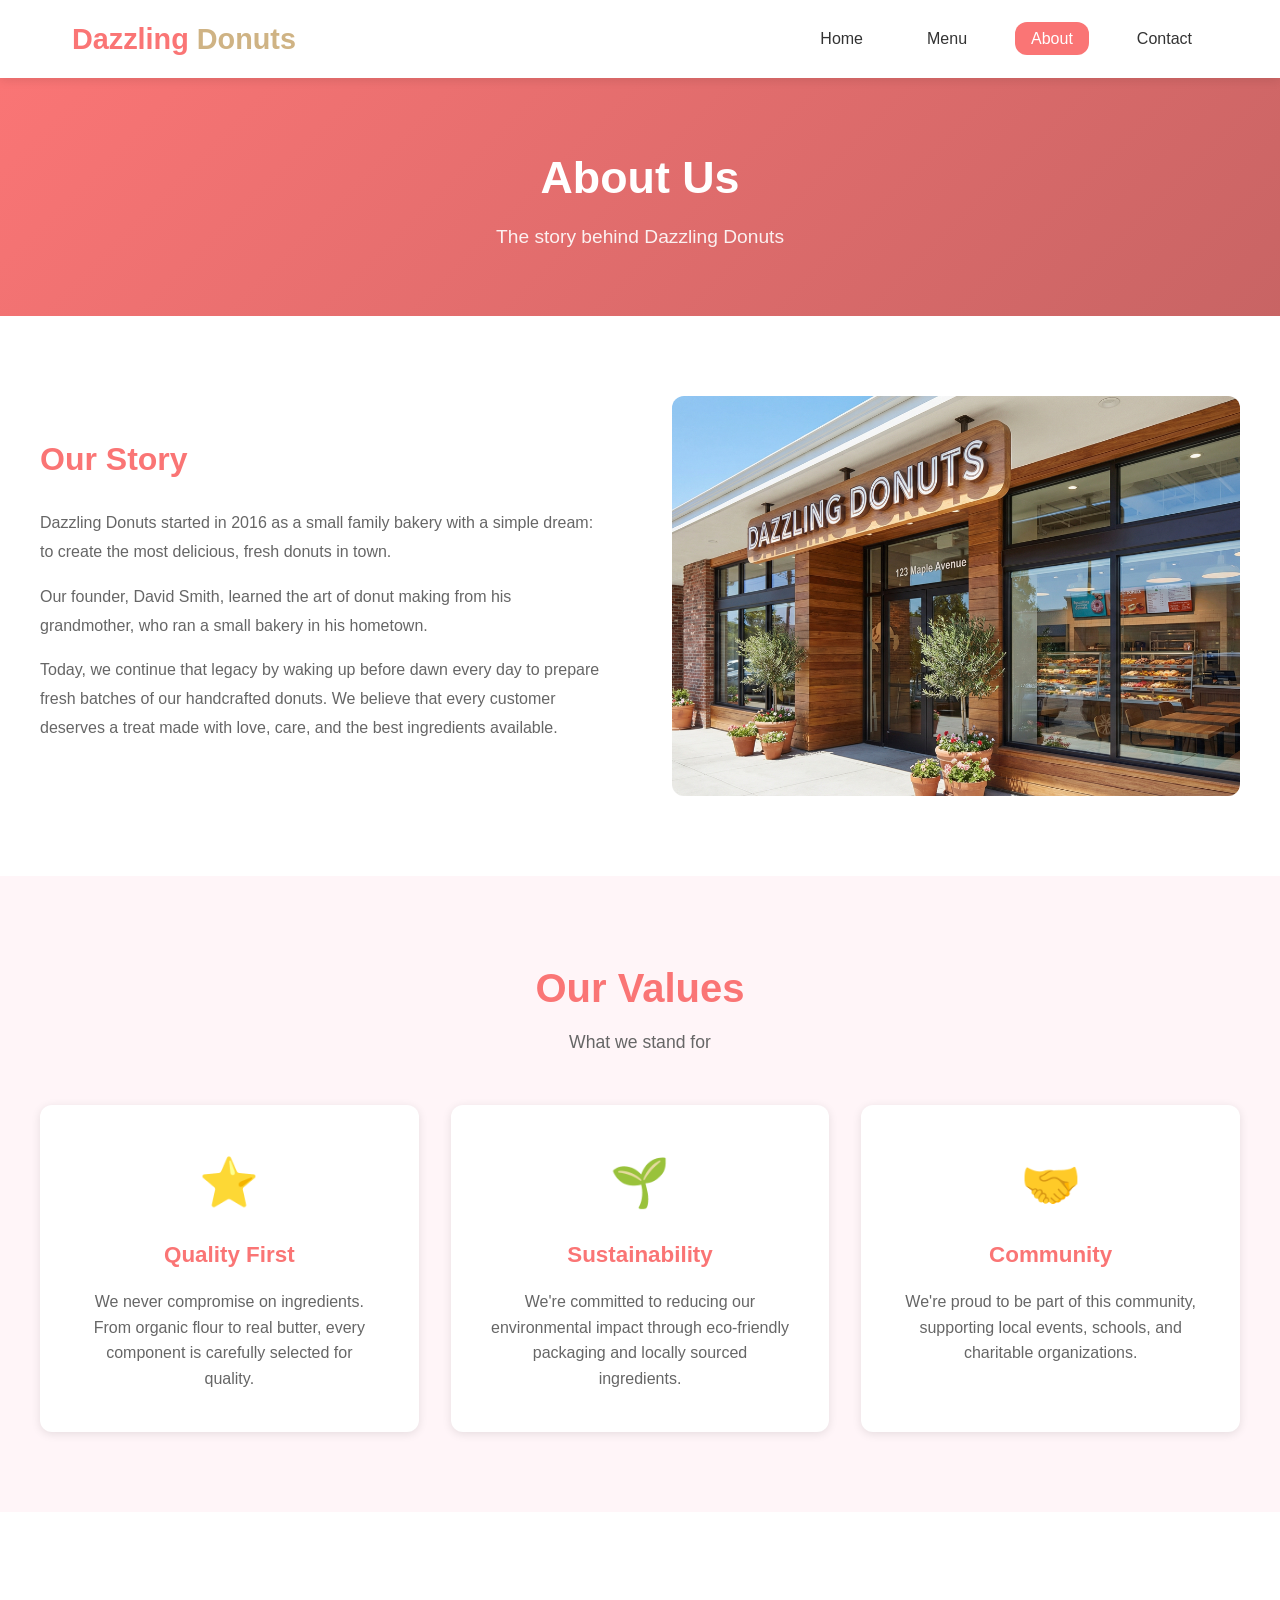
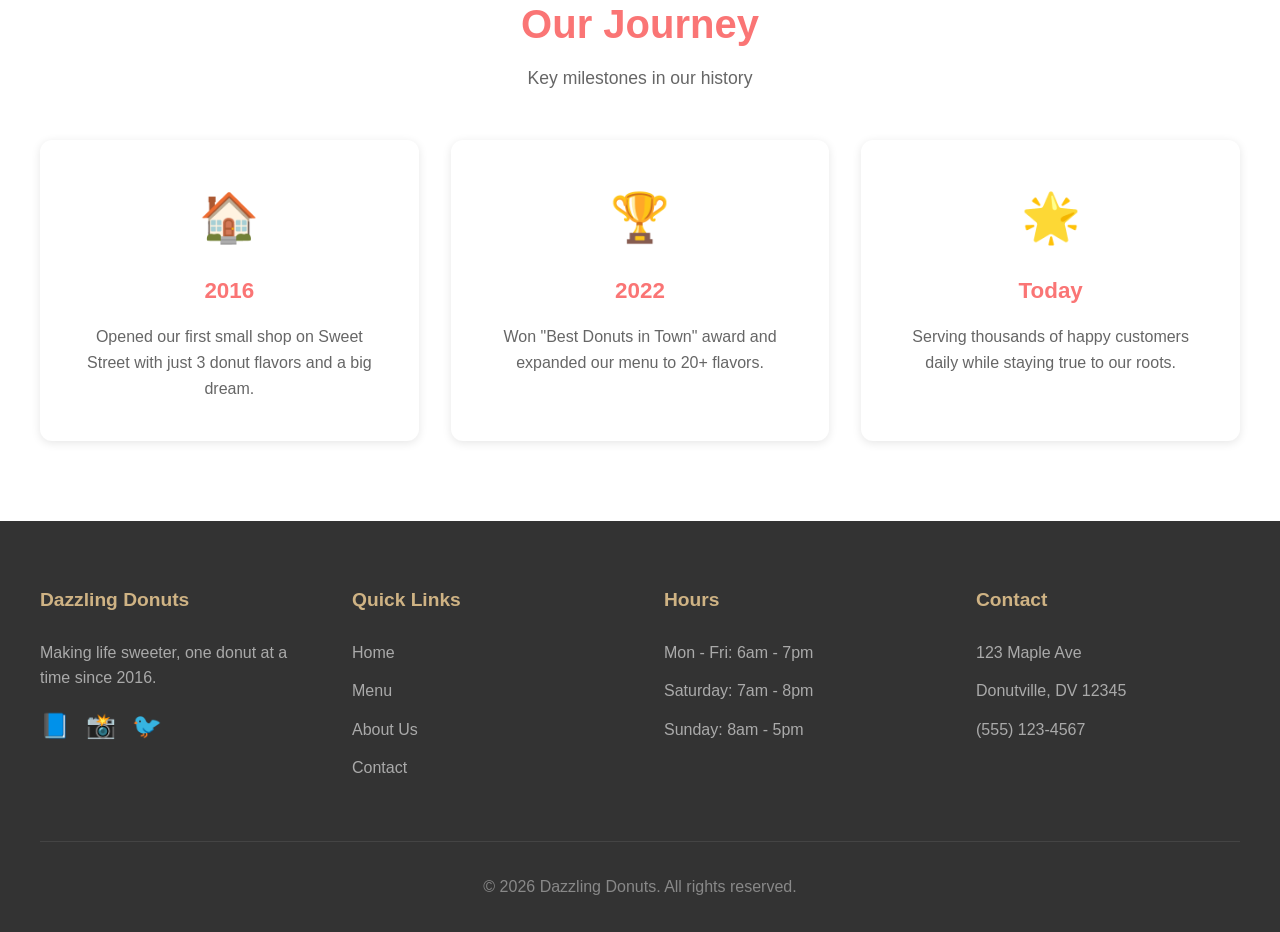
<file: about.html>
<!DOCTYPE html>
<html lang="en">
<head>
  <meta charset="UTF-8">
  <meta name="viewport" content="width=device-width, initial-scale=1.0">
  <meta name="description" content="Learn about Dazzling Donuts - our story, our mission, and the team behind your favorite donuts.">
  <title>About Us | Dazzling Donuts</title>
  <link rel="stylesheet" href="styles.css">
</head>
<body>
  <!-- Navigation -->
  <nav class="navbar">
    <div class="nav-container">
      <a href="index.html" class="logo">Dazzling <span>Donuts</span></a>
      <ul class="nav-links">
        <li><a href="index.html">Home</a></li>
        <li><a href="menu.html">Menu</a></li>
        <li><a href="about.html" class="active">About</a></li>
        <li><a href="contact.html">Contact</a></li>
      </ul>
      <div class="mobile-menu-btn" onclick="toggleMenu()">
        <span></span>
        <span></span>
        <span></span>
      </div>
    </div>
  </nav>

  <!-- Page Header -->
  <section class="page-header">
    <h1>About Us</h1>
    <p>The story behind Dazzling Donuts</p>
  </section>

  <!-- Our Story -->
  <section class="section">
    <div class="container">
      <div class="about-content">
        <div class="about-text">
          <h2>Our Story</h2>
          <p>Dazzling Donuts started in 2016 as a small family bakery with a simple dream: to create the most delicious, fresh donuts in town.</p> 
          <p>Our founder, David Smith, learned the art of donut making from his grandmother, who ran a small bakery in his hometown.</p>
          <p>Today, we continue that legacy by waking up before dawn every day to prepare fresh batches of our handcrafted donuts. We believe that every customer deserves a treat made with love, care, and the best ingredients available.</p>
        </div>
        <div class="about-image">
          <img src="img/new_about_donuts.png" alt="Exterior of Dazzling Donuts">
        </div>
      </div>
    </div>
  </section>

  <!-- Our Values -->
  <section class="section section-light">
    <div class="container">
      <div class="section-title">
        <h2>Our Values</h2>
        <p>What we stand for</p>
      </div>
      <div class="features-grid">
        <div class="feature-card">
          <div class="feature-icon">⭐</div>
          <h3>Quality First</h3>
          <p>We never compromise on ingredients. From organic flour to real butter, every component is carefully selected for quality.</p>
        </div>
        <div class="feature-card">
          <div class="feature-icon">🌱</div>
          <h3>Sustainability</h3>
          <p>We're committed to reducing our environmental impact through eco-friendly packaging and locally sourced ingredients.</p>
        </div>
        <div class="feature-card">
          <div class="feature-icon">🤝</div>
          <h3>Community</h3>
          <p>We're proud to be part of this community, supporting local events, schools, and charitable organizations.</p>
        </div>
      </div>
    </div>
  </section>


  <!-- Milestones -->
  <section class="section">
    <div class="container">
      <div class="section-title">
        <h2>Our Journey</h2>
        <p>Key milestones in our history</p>
      </div>
      <div class="features-grid">
        <div class="feature-card">
          <div class="feature-icon">🏠</div>
          <h3>2016</h3>
          <p>Opened our first small shop on Sweet Street with just 3 donut flavors and a big dream.</p>
        </div>
        <div class="feature-card">
          <div class="feature-icon">🏆</div>
          <h3>2022</h3>
          <p>Won "Best Donuts in Town" award and expanded our menu to 20+ flavors.</p>
        </div>
        <div class="feature-card">
          <div class="feature-icon">🌟</div>
          <h3>Today</h3>
          <p>Serving thousands of happy customers daily while staying true to our roots.</p>
        </div>
      </div>
    </div>
  </section>

  <!-- Footer -->
  <footer class="footer">
    <div class="footer-content">
      <div class="footer-section">
        <h3>Dazzling Donuts</h3>
        <p>Making life sweeter, one donut at a time since 2016.</p>
        <div class="social-links">
          <a href="#">📘</a>
          <a href="#">📸</a>
          <a href="#">🐦</a>
        </div>
      </div>
      <div class="footer-section">
        <h3>Quick Links</h3>
        <a href="index.html">Home</a>
        <a href="menu.html">Menu</a>
        <a href="about.html">About Us</a>
        <a href="contact.html">Contact</a>
      </div>
      <div class="footer-section">
        <h3>Hours</h3>
        <p>Mon - Fri: 6am - 7pm</p>
        <p>Saturday: 7am - 8pm</p>
        <p>Sunday: 8am - 5pm</p>
      </div>
      <div class="footer-section">
        <h3>Contact</h3>
        <p>123 Maple Ave</p>
        <p>Donutville, DV 12345</p>
        <p>(555) 123-4567</p>
      </div>
    </div>
    <div class="footer-bottom">
      <p>&copy; 2026 Dazzling Donuts. All rights reserved.</p>
    </div>
  </footer>

  <script>
    function toggleMenu() {
      document.querySelector('.nav-links').classList.toggle('active');
    }
  </script>
</body>
</html>
</file>
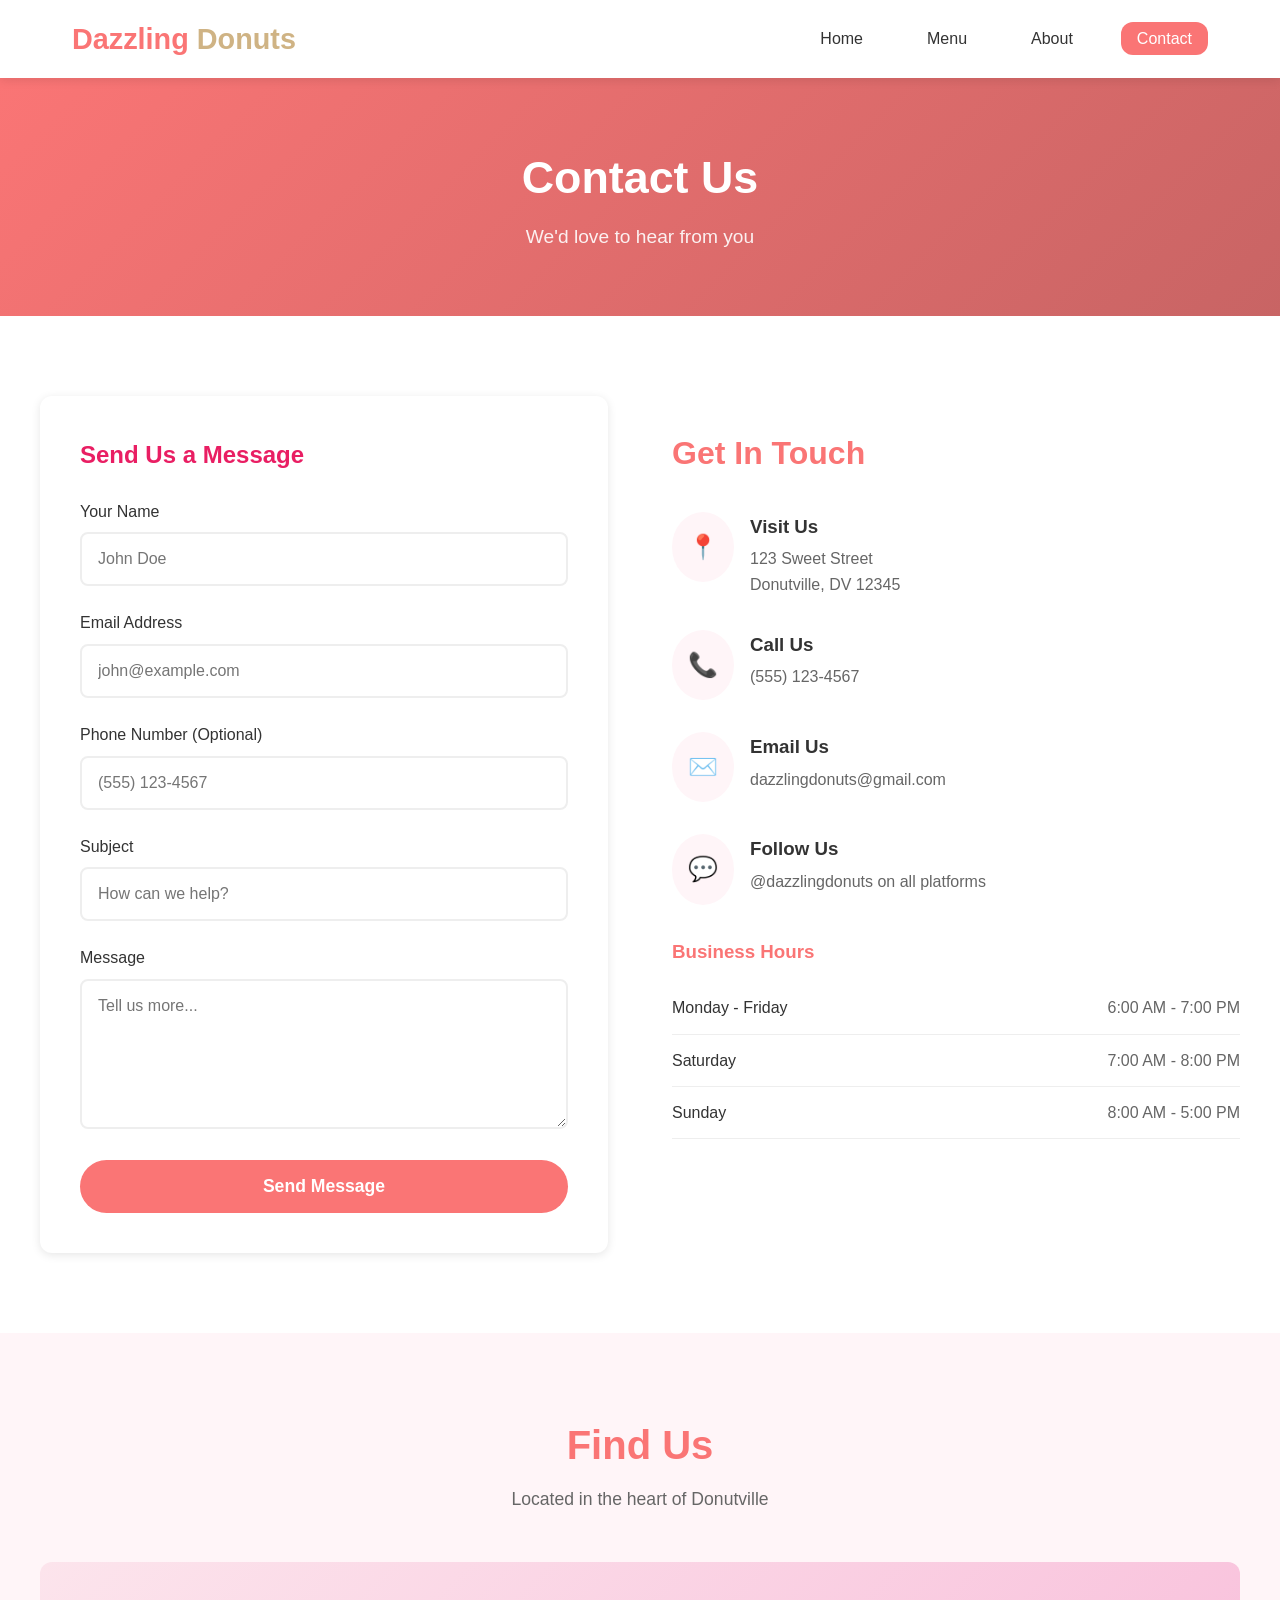
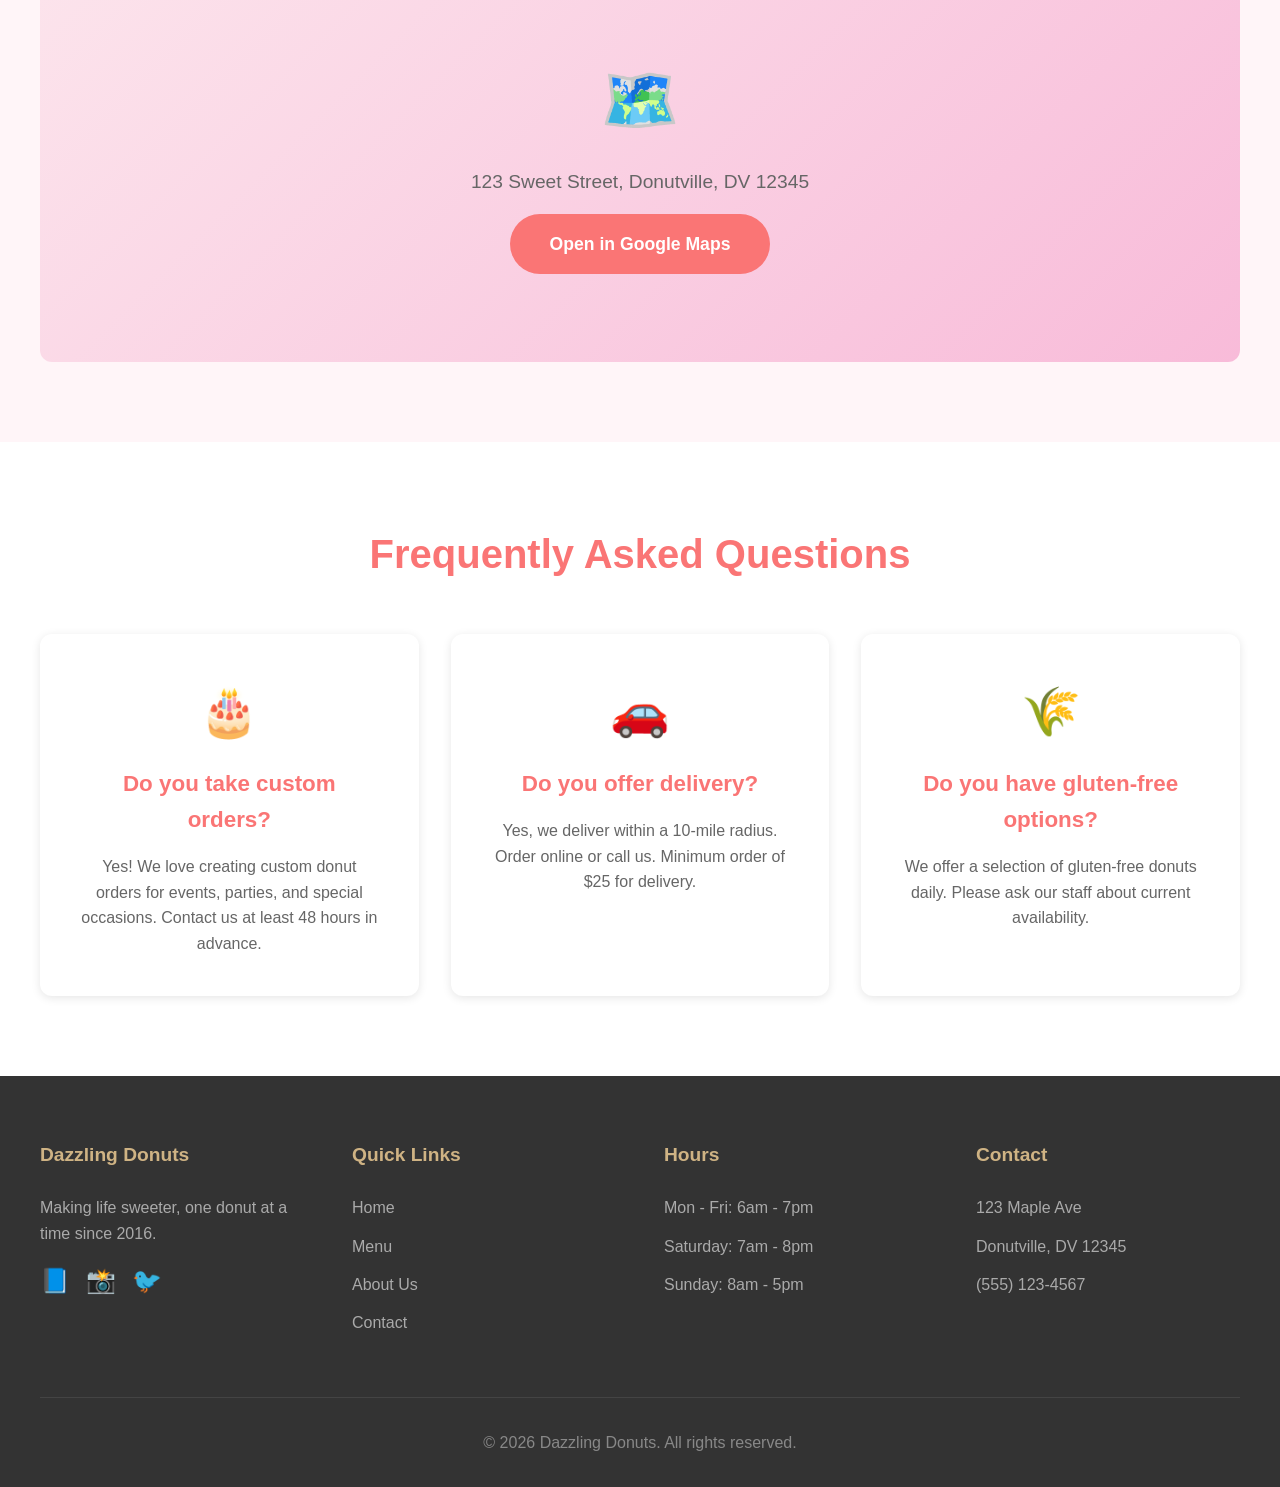
<file: contact.html>
<!DOCTYPE html>
<html lang="en">
<head>
  <meta charset="UTF-8">
  <meta name="viewport" content="width=device-width, initial-scale=1.0">
  <meta name="description" content="Contact Dazzling Donuts - Find our location, hours, and get in touch with us.">
  <title>Contact Us | Dazzling Donuts</title>
  <link rel="stylesheet" href="styles.css">
</head>
<body>
  <!-- Navigation -->
  <nav class="navbar">
    <div class="nav-container">
      <a href="index.html" class="logo">Dazzling <span>Donuts</span></a>
      <ul class="nav-links">
        <li><a href="index.html">Home</a></li>
        <li><a href="menu.html">Menu</a></li>
        <li><a href="about.html">About</a></li>
        <li><a href="contact.html" class="active">Contact</a></li>
      </ul>
      <div class="mobile-menu-btn" onclick="toggleMenu()">
        <span></span>
        <span></span>
        <span></span>
      </div>
    </div>
  </nav>

  <!-- Page Header -->
  <section class="page-header">
    <h1>Contact Us</h1>
    <p>We'd love to hear from you</p>
  </section>

  <!-- Contact Section -->
  <section class="section">
    <div class="container">
      <div class="contact-grid">
        <!-- Contact Form -->
        <div class="contact-form">
          <h2 style="color: #e91e63; margin-bottom: 1.5rem;">Send Us a Message</h2>
          <form action="#" method="POST">
            <div class="form-group">
              <label for="name">Your Name</label>
              <input type="text" id="name" name="name" placeholder="John Doe" required>
            </div>
            <div class="form-group">
              <label for="email">Email Address</label>
              <input type="email" id="email" name="email" placeholder="john@example.com" required>
            </div>
            <div class="form-group">
              <label for="phone">Phone Number (Optional)</label>
              <input type="tel" id="phone" name="phone" placeholder="(555) 123-4567">
            </div>
            <div class="form-group">
              <label for="subject">Subject</label>
              <input type="text" id="subject" name="subject" placeholder="How can we help?" required>
            </div>
            <div class="form-group">
              <label for="message">Message</label>
              <textarea id="message" name="message" placeholder="Tell us more..." required></textarea>
            </div>
            <button type="submit" class="btn btn-primary" style="width: 100%;">Send Message</button>
          </form>
        </div>

        <!-- Contact Info -->
        <div class="contact-info">
          <h2>Get In Touch</h2>

          <div class="info-item">
            <div class="info-icon">📍</div>
            <div>
              <h3>Visit Us</h3>
              <p>123 Sweet Street<br>Donutville, DV 12345</p>
            </div>
          </div>

          <div class="info-item">
            <div class="info-icon">📞</div>
            <div>
              <h3>Call Us</h3>
              <p>(555) 123-4567</p>
            </div>
          </div>

          <div class="info-item">
            <div class="info-icon">✉️</div>
            <div>
              <h3>Email Us</h3>
              <p>dazzlingdonuts@gmail.com</p>
            </div>
          </div>

          <div class="info-item">
            <div class="info-icon">💬</div>
            <div>
              <h3>Follow Us</h3>
              <p>@dazzlingdonuts on all platforms</p>
            </div>
          </div>

          <div class="hours-table">
            <h3>Business Hours</h3>
            <table>
              <tr>
                <td>Monday - Friday</td>
                <td>6:00 AM - 7:00 PM</td>
              </tr>
              <tr>
                <td>Saturday</td>
                <td>7:00 AM - 8:00 PM</td>
              </tr>
              <tr>
                <td>Sunday</td>
                <td>8:00 AM - 5:00 PM</td>
              </tr>
            </table>
          </div>
        </div>
      </div>
    </div>
  </section>

  <!-- Map Placeholder -->
  <section class="section section-light">
    <div class="container">
      <div class="section-title">
        <h2>Find Us</h2>
        <p>Located in the heart of Donutville</p>
      </div>
      <div style="background: linear-gradient(135deg, #fce4ec, #f8bbd9); border-radius: 12px; height: 400px; display: flex; align-items: center; justify-content: center; flex-direction: column; gap: 1rem;">
        <span style="font-size: 4rem;">🗺️</span>
        <p style="color: #666; font-size: 1.2rem;">123 Sweet Street, Donutville, DV 12345</p>
        <a href="https://maps.google.com" target="_blank" class="btn btn-primary">Open in Google Maps</a>
      </div>
    </div>
  </section>

  <!-- FAQ Section -->
  <section class="section">
    <div class="container">
      <div class="section-title">
        <h2>Frequently Asked Questions</h2>
      </div>
      <div class="features-grid">
        <div class="feature-card">
          <div class="feature-icon">🎂</div>
          <h3>Do you take custom orders?</h3>
          <p>Yes! We love creating custom donut orders for events, parties, and special occasions. Contact us at least 48 hours in advance.</p>
        </div>
        <div class="feature-card">
          <div class="feature-icon">🚗</div>
          <h3>Do you offer delivery?</h3>
          <p>Yes, we deliver within a 10-mile radius. Order online or call us. Minimum order of $25 for delivery.</p>
        </div>
        <div class="feature-card">
          <div class="feature-icon">🌾</div>
          <h3>Do you have gluten-free options?</h3>
          <p>We offer a selection of gluten-free donuts daily. Please ask our staff about current availability.</p>
        </div>
      </div>
    </div>
  </section>

  <!-- Footer -->
  <footer class="footer">
    <div class="footer-content">
      <div class="footer-section">
        <h3>Dazzling Donuts</h3>
        <p>Making life sweeter, one donut at a time since 2016.</p>
        <div class="social-links">
          <a href="#">📘</a>
          <a href="#">📸</a>
          <a href="#">🐦</a>
        </div>
      </div>
      <div class="footer-section">
        <h3>Quick Links</h3>
        <a href="index.html">Home</a>
        <a href="menu.html">Menu</a>
        <a href="about.html">About Us</a>
        <a href="contact.html">Contact</a>
      </div>
      <div class="footer-section">
        <h3>Hours</h3>
        <p>Mon - Fri: 6am - 7pm</p>
        <p>Saturday: 7am - 8pm</p>
        <p>Sunday: 8am - 5pm</p>
      </div>
      <div class="footer-section">
        <h3>Contact</h3>
        <p>123 Maple Ave</p>
        <p>Donutville, DV 12345</p>
        <p>(555) 123-4567</p>
      </div>
    </div>
    <div class="footer-bottom">
      <p>&copy; 2026 Dazzling Donuts. All rights reserved.</p>
    </div>
  </footer>

  <script>
    function toggleMenu() {
      document.querySelector('.nav-links').classList.toggle('active');
    }
  </script>
</body>
</html>
</file>
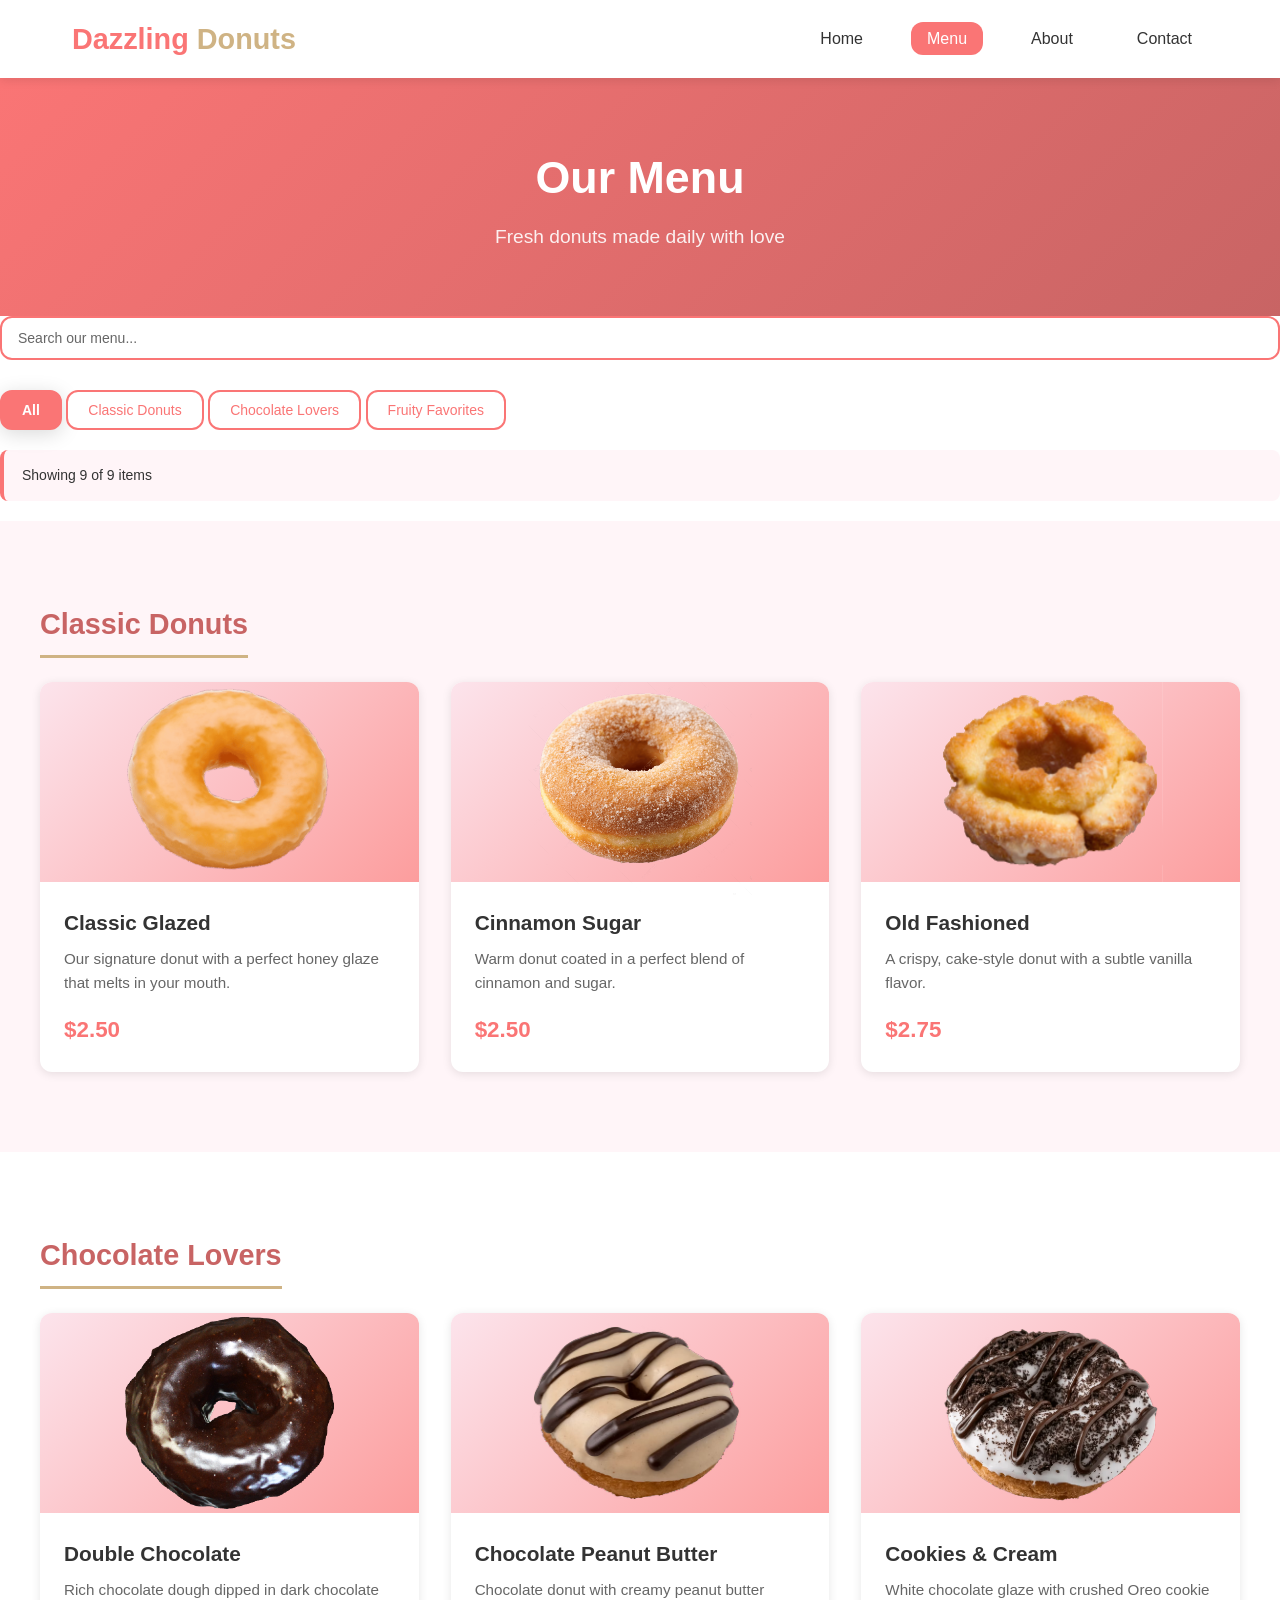
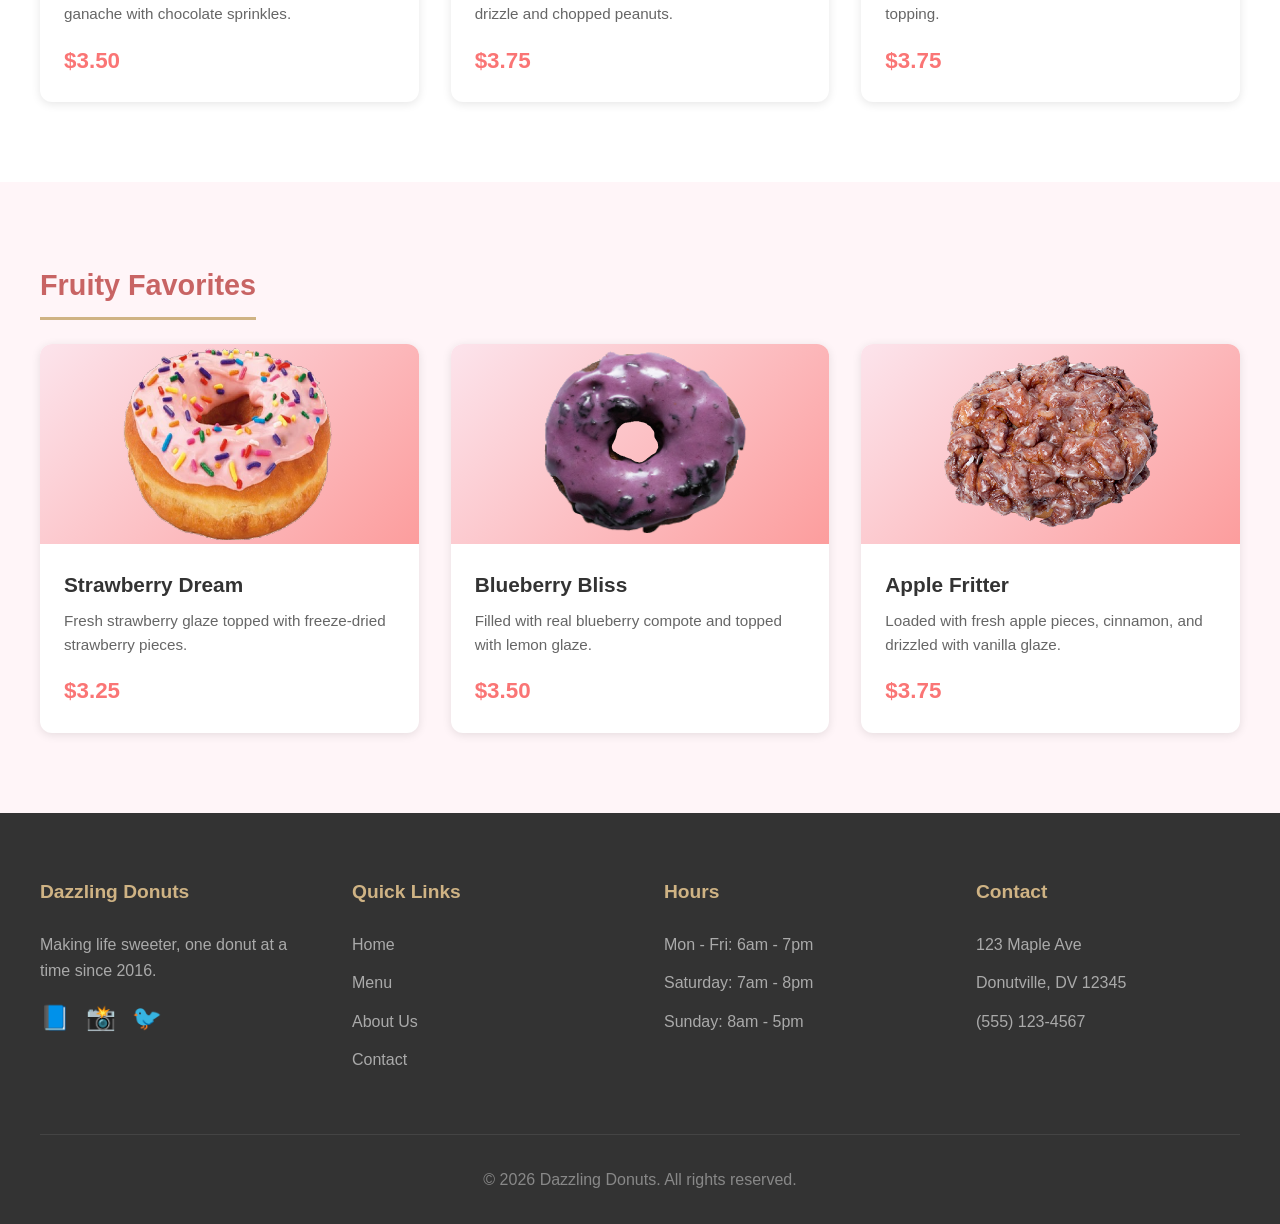
<file: menu.html>
<!DOCTYPE html>
<html lang="en">
<head>
  <meta charset="UTF-8">
  <meta name="viewport" content="width=device-width, initial-scale=1.0">
  <meta name="description" content="Explore our delicious menu of fresh, handcrafted donuts at Dazzling Donuts.">
  <title>Menu | Dazzling Donuts</title>
  <link rel="stylesheet" href="styles.css">
</head>
<body>
  <!-- Navigation -->
  <nav class="navbar">
    <div class="nav-container">
      <a href="index.html" class="logo">Dazzling <span>Donuts</span></a>
      <ul class="nav-links">
        <li><a href="index.html">Home</a></li>
        <li><a href="menu.html" class="active">Menu</a></li>
        <li><a href="about.html">About</a></li>
        <li><a href="contact.html">Contact</a></li>
      </ul>
      <div class="mobile-menu-btn" onclick="toggleMenu()">
        <span></span>
        <span></span>
        <span></span>
      </div>
    </div>
  </nav>

  <!-- Page Header -->
  <section class="page-header">
    <h1>Our Menu</h1>
    <p>Fresh donuts made daily with love</p>
  </section>

  <!-- Search Bar -->
  <div class="search-bar-container">
    <input type="search" id="search-input" class="search-input" placeholder="Search our menu..." aria-label="Search our menu">
  </div>

  <!-- Filter Buttons -->
  <div class="filter-section">
    <button type="button" id="filter-all" class="filter-btn is-active" data-category="all" aria-pressed="true" aria-label="Show all menu items">All</button>
    <button type="button" id="filter-classic" class="filter-btn" data-category="classic" aria-pressed="false" aria-label="Show classic donuts">Classic Donuts</button>
    <button type="button" id="filter-chocolate" class="filter-btn" data-category="chocolate" aria-pressed="false" aria-label="Show chocolate lovers donuts">Chocolate Lovers</button>
    <button type="button" id="filter-fruity" class="filter-btn" data-category="fruity" aria-pressed="false" aria-label="Show fruity favorites donuts">Fruity Favorites</button>
  </div>

  <!-- Result count display with accessibility -->
  <div class="result-count" id="result-count" aria-live="polite" aria-atomic="true">
    Showing <span id="visible-count">0</span> of <span id="total-count">0</span> items
  </div>

  <!-- No results message -->
  <div class="no-results" id="no-results" role="status" aria-live="assertive">
    <h3>No results found</h3>
    <p>Try adjusting your search or filter selections.</p>
  </div>

  <!-- Classic Donuts -->
  <section class="section section-light">
    <div class="container">
      <div class="menu-category">
        <h2 class="category-title">Classic Donuts</h2>
        <div class="menu-grid">
          <div class="menu-item" data-category="classic">
            <div class="menu-image"><img src="img/glazed.png" alt="Classic Glazed Donut"></div>
            <div class="menu-content">
              <h3>Classic Glazed</h3>
              <p>Our signature donut with a perfect honey glaze that melts in your mouth.</p>
              <span class="menu-price">$2.50</span>
            </div>
          </div>
          <div class="menu-item" data-category="classic">
            <div class="menu-image"><img src="img/cinnamon-sugar.png" alt="Cinnamon Sugar Donut"></div>
            <div class="menu-content">
              <h3>Cinnamon Sugar</h3>
              <p>Warm donut coated in a perfect blend of cinnamon and sugar.</p>
              <span class="menu-price">$2.50</span>
            </div>
          </div>
          <div class="menu-item" data-category="classic">
            <div class="menu-image"><img src="img/old-fashioned.png" alt="Old Fashioned Donut"></div>
            <div class="menu-content">
              <h3>Old Fashioned</h3>
              <p>A crispy, cake-style donut with a subtle vanilla flavor.</p>
              <span class="menu-price">$2.75</span>
            </div>
          </div>
        </div>
      </div>
    </section>

      <!-- Chocolate Lovers -->
    <section class="section">
      <div class="container">
        <div class="menu-category">
          <h2 class="category-title">Chocolate Lovers</h2>
          <div class="menu-grid">
            <div class="menu-item" data-category="chocolate">
              <div class="menu-image"><img src="img/double-chocolate.png" alt="Double Chocolate Donut"></div>
              <div class="menu-content">
                <h3>Double Chocolate</h3>
                <p>Rich chocolate dough dipped in dark chocolate ganache with chocolate sprinkles.</p>
                <span class="menu-price">$3.50</span>
              </div>
            </div>
            <div class="menu-item" data-category="chocolate">
              <div class="menu-image"><img src="img/chocolate-pb.png" alt="Chocolate Peanut Butter Donut"></div>
              <div class="menu-content">
                <h3>Chocolate Peanut Butter</h3>
                <p>Chocolate donut with creamy peanut butter drizzle and chopped peanuts.</p>
                <span class="menu-price">$3.75</span>
              </div>
            </div>
            <div class="menu-item" data-category="chocolate">
              <div class="menu-image"><img src="img/cookies-cream.png" alt="Cookies and Cream Donut"></div>
              <div class="menu-content">
                <h3>Cookies & Cream</h3>
                <p>White chocolate glaze with crushed Oreo cookie topping.</p>
                <span class="menu-price">$3.75</span>
              </div>
            </div>
          </div>
        </div>
      </div>
    </section>

      <!-- Fruity Favorites -->
      <section class="section section-light">
        <div class="container">
        <div class="menu-category">
          <h2 class="category-title">Fruity Favorites</h2>
          <div class="menu-grid">
            <div class="menu-item" data-category="fruity">
              <div class="menu-image"><img src="img/strawberry-dream.png" alt="Strawberry Dream Donut"></div>
              <div class="menu-content">
                <h3>Strawberry Dream</h3>
                <p>Fresh strawberry glaze topped with freeze-dried strawberry pieces.</p>
                <span class="menu-price">$3.25</span>
              </div>
            </div>
            <div class="menu-item" data-category="fruity">
              <div class="menu-image"><img src="img/blueberry.png" alt="Blueberry Bliss Donut"></div>
              <div class="menu-content">
                <h3>Blueberry Bliss</h3>
                <p>Filled with real blueberry compote and topped with lemon glaze.</p>
                <span class="menu-price">$3.50</span>
              </div>
            </div>
            <div class="menu-item" data-category="fruity">
              <div class="menu-image"><img src="img/apple-fritter.png" alt="Apple Fritter"></div>
              <div class="menu-content">
                <h3>Apple Fritter</h3>
                <p>Loaded with fresh apple pieces, cinnamon, and drizzled with vanilla glaze.</p>
                <span class="menu-price">$3.75</span>
              </div>
            </div>
          </div>
      </div>
    </div>
  </section>


  <!-- Footer -->
  <footer class="footer">
    <div class="footer-content">
      <div class="footer-section">
        <h3>Dazzling Donuts</h3>
        <p>Making life sweeter, one donut at a time since 2016.</p>
        <div class="social-links">
          <a href="#">📘</a>
          <a href="#">📸</a>
          <a href="#">🐦</a>
        </div>
      </div>
      <div class="footer-section">
        <h3>Quick Links</h3>
        <a href="index.html">Home</a>
        <a href="menu.html">Menu</a>
        <a href="about.html">About Us</a>
        <a href="contact.html">Contact</a>
      </div>
      <div class="footer-section">
        <h3>Hours</h3>
        <p>Mon - Fri: 6am - 7pm</p>
        <p>Saturday: 7am - 8pm</p>
        <p>Sunday: 8am - 5pm</p>
      </div>
      <div class="footer-section">
        <h3>Contact</h3>
        <p>123 Maple Ave</p>
        <p>Donutville, DV 12345</p>
        <p>(555) 123-4567</p>
      </div>
    </div>
    <div class="footer-bottom">
      <p>&copy; 2026 Dazzling Donuts. All rights reserved.</p>
    </div>
  </footer>

  <script>
    function toggleMenu() {
      document.querySelector('.nav-links').classList.toggle('active');
    }
  </script>
  <script src="js/filter-search-integration.js"></script>
</body>
</html>
</file>
<file: styles.css>
/* Dazzling Donuts - Modern Responsive Styles */

/* CSS Variables */
:root {
  --primary-color: #FA7575;
  --primary-dark: #C76161fa;
  --secondary-color: #CFB384;
  --text-dark: #333;
  --text-light: #666;
  --bg-light: #fff5f8;
  --white: #ffffff;
  --shadow: 0 2px 10px rgba(0, 0, 0, 0.1);
  --shadow-hover: 0 4px 20px rgba(0, 0, 0, 0.15);
  --border-radius: 12px;
  --transition: all 0.3s ease;
}

/* Reset & Base */
* {
  margin: 0;
  padding: 0;
  box-sizing: border-box;
}

html {
  scroll-behavior: smooth;
}

body {
  font-family: 'Segoe UI', Tahoma, Geneva, Verdana, sans-serif;
  line-height: 1.6;
  color: var(--text-dark);
  background-color: var(--white);
}

a {
  text-decoration: none;
  color: inherit;
}

ul {
  list-style: none;
}

img {
  max-width: 100%;
  height: auto;
}

/* Navigation */
.navbar {
  background: var(--white);
  box-shadow: var(--shadow);
  position: sticky;
  top: 0;
  z-index: 1000;
}

.nav-container {
  max-width: 1200px;
  margin: 0 auto;
  padding: 1rem 2rem;
  display: flex;
  justify-content: space-between;
  align-items: center;
}

.logo {
  font-size: 1.8rem;
  font-weight: 700;
  color: var(--primary-color);
}

.logo span {
  color: var(--secondary-color);
}

.nav-links {
  display: flex;
  gap: 2rem;
}

.nav-links a {
  font-weight: 500;
  padding: 0.5rem 1rem;
  border-radius: var(--border-radius);
  transition: var(--transition);
}

.nav-links a:hover,
.nav-links a.active {
  background: var(--primary-color);
  color: var(--white);
}

.mobile-menu-btn {
  display: none;
  flex-direction: column;
  gap: 5px;
  cursor: pointer;
  padding: 5px;
}

.mobile-menu-btn span {
  width: 25px;
  height: 3px;
  background: var(--primary-color);
  border-radius: 2px;
  transition: var(--transition);
}

/* Hero Section */
.hero {
  background: linear-gradient(rgba(0, 0, 0, 0.5), rgba(0, 0, 0, 0.5)), url('img/new_donuts.png');
  background-size: cover;
  background-position: center;
  background-repeat: no-repeat;
  color: var(--white);
  padding: 8rem 2rem;
  text-align: center;
}

.hero h1 {
  font-size: 3.5rem;
  margin-bottom: 1rem;
  text-shadow: 2px 2px 4px rgba(0, 0, 0, 0.2);
}

.hero p {
  font-size: 1.3rem;
  max-width: 600px;
  margin: 0 auto 2rem;
  opacity: 0.95;
}

.btn {
  display: inline-block;
  padding: 1rem 2.5rem;
  border-radius: 50px;
  font-weight: 600;
  font-size: 1.1rem;
  transition: var(--transition);
  cursor: pointer;
  border: none;
}

.btn-primary {
  background: var(--primary-color);
  color: var(--white);
}

.btn-primary:hover {
  background: var(--primary-dark);
  transform: translateY(-2px);
}

.btn-secondary {
  background: var(--white);
  color: var(--primary-color);
}

.btn-secondary:hover {
  background: var(--bg-light);
  transform: translateY(-2px);
}

/* Page Header */
.page-header {
  background: linear-gradient(135deg, var(--primary-color), var(--primary-dark));
  color: var(--white);
  padding: 4rem 2rem;
  text-align: center;
}

.page-header h1 {
  font-size: 2.8rem;
  margin-bottom: 0.5rem;
}

.page-header p {
  font-size: 1.2rem;
  opacity: 0.9;
}

/* Sections */
.section {
  padding: 5rem 2rem;
}

.section-light {
  background: var(--bg-light);
}

.container {
  max-width: 1200px;
  margin: 0 auto;
}

.section-title {
  text-align: center;
  margin-bottom: 3rem;
}

.section-title h2 {
  font-size: 2.5rem;
  color: var(--primary-color);
  margin-bottom: 0.5rem;
}

.section-title p {
  color: var(--text-light);
  font-size: 1.1rem;
}

/* Feature Cards */
.features-grid {
  display: grid;
  grid-template-columns: repeat(auto-fit, minmax(280px, 1fr));
  gap: 2rem;
}

.feature-card {
  background: var(--white);
  padding: 2.5rem;
  border-radius: var(--border-radius);
  box-shadow: var(--shadow);
  text-align: center;
  transition: var(--transition);
}

.feature-card:hover {
  transform: translateY(-5px);
  box-shadow: var(--shadow-hover);
}

.feature-icon {
  font-size: 3rem;
  margin-bottom: 1rem;
}

.feature-card h3 {
  color: var(--primary-color);
  margin-bottom: 1rem;
  font-size: 1.4rem;
}

.feature-card p {
  color: var(--text-light);
}

/* Menu Grid */
.menu-grid {
  display: grid;
  grid-template-columns: repeat(auto-fit, minmax(300px, 1fr));
  gap: 2rem;
}

.menu-item {
  background: var(--white);
  border-radius: var(--border-radius);
  box-shadow: var(--shadow);
  overflow: hidden;
  transition: var(--transition);
}

.menu-item:hover {
  transform: translateY(-5px);
  box-shadow: var(--shadow-hover);
}

.menu-image {
  height: 200px;
  background: linear-gradient(135deg, #fce4ec, #FC9D9D);
  display: flex;
  align-items: center;
  justify-content: center;
  font-size: 4rem;
}

.menu-content {
  padding: 1.5rem;
}

.menu-content h3 {
  color: var(--text-dark);
  margin-bottom: 0.5rem;
  font-size: 1.3rem;
}

.menu-content p {
  color: var(--text-light);
  margin-bottom: 1rem;
  font-size: 0.95rem;
}

.menu-price {
  font-size: 1.4rem;
  font-weight: 700;
  color: var(--primary-color);
}

/* Menu Categories */
.menu-category {
  margin-bottom: 4rem;
}

.menu-category:last-child {
  margin-bottom: 0;
}

.category-title {
  font-size: 1.8rem;
  color: var(--primary-dark);
  margin-bottom: 1.5rem;
  padding-bottom: 0.5rem;
  border-bottom: 3px solid var(--secondary-color);
  display: inline-block;
}

/* About Content */
.about-content {
  display: grid;
  grid-template-columns: 1fr 1fr;
  gap: 4rem;
  align-items: center;
}

.about-text h2 {
  font-size: 2rem;
  color: var(--primary-color);
  margin-bottom: 1.5rem;
}

.about-text p {
  color: var(--text-light);
  margin-bottom: 1rem;
  line-height: 1.8;
}

.about-image {
  border-radius: var(--border-radius);
  height: 400px;
  overflow: hidden;
}

.about-image img {
  width: 100%;
  height: 100%;
  object-fit: cover;
}

/* Team Section */
.team-grid {
  display: grid;
  grid-template-columns: repeat(auto-fit, minmax(250px, 1fr));
  gap: 2rem;
}

.team-member {
  text-align: center;
  background: var(--white);
  padding: 2rem;
  border-radius: var(--border-radius);
  box-shadow: var(--shadow);
}

.team-avatar {
  width: 120px;
  height: 120px;
  background: linear-gradient(135deg, var(--primary-color), var(--secondary-color));
  border-radius: 50%;
  margin: 0 auto 1rem;
  display: flex;
  align-items: center;
  justify-content: center;
  font-size: 3rem;
}

.team-member h3 {
  color: var(--text-dark);
  margin-bottom: 0.3rem;
}

.team-member .role {
  color: var(--primary-color);
  font-weight: 500;
}

/* Contact Section */
.contact-grid {
  display: grid;
  grid-template-columns: 1fr 1fr;
  gap: 4rem;
}

.contact-form {
  background: var(--white);
  padding: 2.5rem;
  border-radius: var(--border-radius);
  box-shadow: var(--shadow);
}

.form-group {
  margin-bottom: 1.5rem;
}

.form-group label {
  display: block;
  margin-bottom: 0.5rem;
  font-weight: 500;
  color: var(--text-dark);
}

.form-group input,
.form-group textarea {
  width: 100%;
  padding: 1rem;
  border: 2px solid #eee;
  border-radius: 8px;
  font-size: 1rem;
  font-family: inherit;
  transition: var(--transition);
}

.form-group input:focus,
.form-group textarea:focus {
  outline: none;
  border-color: var(--primary-color);
}

.form-group textarea {
  resize: vertical;
  min-height: 150px;
}

.contact-info {
  padding: 2rem 0;
}

.contact-info h2 {
  font-size: 2rem;
  color: var(--primary-color);
  margin-bottom: 2rem;
}

.info-item {
  display: flex;
  align-items: flex-start;
  gap: 1rem;
  margin-bottom: 2rem;
}

.info-icon {
  font-size: 1.5rem;
  background: var(--bg-light);
  padding: 1rem;
  border-radius: 50%;
}

.info-item h3 {
  color: var(--text-dark);
  margin-bottom: 0.3rem;
}

.info-item p {
  color: var(--text-light);
}

/* Hours Table */
.hours-table {
  width: 100%;
  margin-top: 2rem;
}

.hours-table h3 {
  color: var(--primary-color);
  margin-bottom: 1rem;
}

.hours-table table {
  width: 100%;
  border-collapse: collapse;
}

.hours-table td {
  padding: 0.8rem 0;
  border-bottom: 1px solid #eee;
}

.hours-table td:last-child {
  text-align: right;
  color: var(--text-light);
}

/* Footer */
.footer {
  background: var(--text-dark);
  color: var(--white);
  padding: 4rem 2rem 2rem;
}

.footer-content {
  max-width: 1200px;
  margin: 0 auto;
  display: grid;
  grid-template-columns: repeat(auto-fit, minmax(200px, 1fr));
  gap: 3rem;
}

.footer-section h3 {
  color: var(--secondary-color);
  margin-bottom: 1.5rem;
  font-size: 1.2rem;
}

.footer-section p,
.footer-section a {
  color: #aaa;
  margin-bottom: 0.8rem;
  display: block;
}

.footer-section a:hover {
  color: var(--white);
}

.footer-bottom {
  max-width: 1200px;
  margin: 3rem auto 0;
  padding-top: 2rem;
  border-top: 1px solid #444;
  text-align: center;
  color: #888;
}

.social-links {
  display: flex;
  gap: 1rem;
  margin-top: 1rem;
}

.social-links a {
  font-size: 1.5rem;
  transition: var(--transition);
}

.social-links a:hover {
  transform: scale(1.2);
}

/* Responsive Design */
@media (max-width: 968px) {
  .about-content,
  .contact-grid {
    grid-template-columns: 1fr;
    gap: 2rem;
  }

  .about-image {
    height: 300px;
    order: -1;
  }
}

@media (max-width: 768px) {
  .nav-links {
    display: none;
    position: absolute;
    top: 100%;
    left: 0;
    right: 0;
    background: var(--white);
    flex-direction: column;
    padding: 0;
    box-shadow: var(--shadow);
    gap: 0;
    z-index: 999;
  }

  .nav-links.active {
    display: flex;
  }

  .nav-links li {
    width: 100%;
    border-bottom: 1px solid #eee;
  }

  .nav-links li:last-child {
    border-bottom: none;
  }

  .nav-links a {
    display: block;
    padding: 1rem 1.5rem;
    text-align: left;
    border-radius: 0;
  }

  .nav-links a:hover,
  .nav-links a.active {
    border-radius: 0;
  }

  .mobile-menu-btn {
    display: flex;
    z-index: 1000;
  }

  .hero h1 {
    font-size: 2.5rem;
  }

  .hero p {
    font-size: 1.1rem;
  }

  .page-header h1 {
    font-size: 2rem;
  }

  .section {
    padding: 3rem 1rem;
  }

  .section-title h2 {
    font-size: 2rem;
  }
}

/* Utility */
.hidden {
  display: none;
}

/* Filter & Search Feedback Styles - Aligned with Dazzling Donuts Theme */

/* Base button styles */
.filter-btn {
  border: 2px solid var(--primary-color);
  padding: 10px 20px;
  background-color: var(--white);
  color: var(--primary-color);
  border-radius: var(--border-radius);
  cursor: pointer;
  transition: var(--transition);
  font-size: 14px;
  font-weight: 500;
}

.filter-btn:hover {
  background-color: var(--bg-light);
  box-shadow: var(--shadow);
}

/* Active filter button state */
.filter-btn.is-active {
  background-color: var(--primary-color);
  color: var(--white);
  border-color: var(--primary-color);
  font-weight: 600;
  box-shadow: var(--shadow-hover);
}

.filter-btn.is-active:hover {
  background-color: var(--primary-dark);
  border-color: var(--primary-dark);
}

/* Base search input styles */
#search-input {
  border: 2px solid var(--primary-color);
  padding: 12px 16px;
  border-radius: var(--border-radius);
  font-size: 14px;
  font-family: inherit;
  transition: var(--transition);
  width: 100%;
  box-sizing: border-box;
  margin-bottom: 30px;
}

#search-input::placeholder {
  color: var(--text-light);
}

#search-input:focus {
  outline: none;
  border-color: var(--primary-dark);
  box-shadow: 0 0 0 4px rgba(250, 117, 117, 0.15);
}

/* Menu items - No transition on initial load */
.menu-item {
  opacity: 1;
  transform: scale(1);
}

/* Add transition only when actively filtering/searching */
.menu-item.transitioning {
  transition: opacity 0.3s ease, transform 0.3s ease;
}

.menu-item.hidden {
  display: block;
  opacity: 0;
  transform: scale(0.95);
  pointer-events: none;
  visibility: hidden;
}

/* Result count styling */
.result-count {
  padding: 14px 18px;
  margin: 20px 0;
  background-color: var(--bg-light);
  border-left: 4px solid var(--primary-color);
  border-radius: 8px;
  font-size: 14px;
  font-weight: 500;
  color: var(--text-dark);
  display: none;
  transition: opacity 0.3s ease;
}

.result-count.visible {
  display: block;
}

/* No results message */
.no-results {
  padding: 40px 24px;
  text-align: center;
  background-color: var(--bg-light);
  border: 2px solid var(--secondary-color);
  border-radius: var(--border-radius);
  color: var(--text-dark);
  display: none;
  margin: 20px 0;
  transition: opacity 0.3s ease;
}

.no-results.visible {
  display: block;
}

.no-results h3 {
  margin: 0 0 10px 0;
  font-size: 18px;
  font-weight: 600;
  color: var(--primary-color);
}

.no-results p {
  margin: 0;
  font-size: 14px;
  color: var(--text-light);
}

@media (max-width: 480px) {
  .hero h1 {
    font-size: 2rem;
  }

  .btn {
    padding: 0.8rem 2rem;
    font-size: 1rem;
  }

  .feature-card,
  .contact-form {
    padding: 1.5rem;
  }
}
</file>
